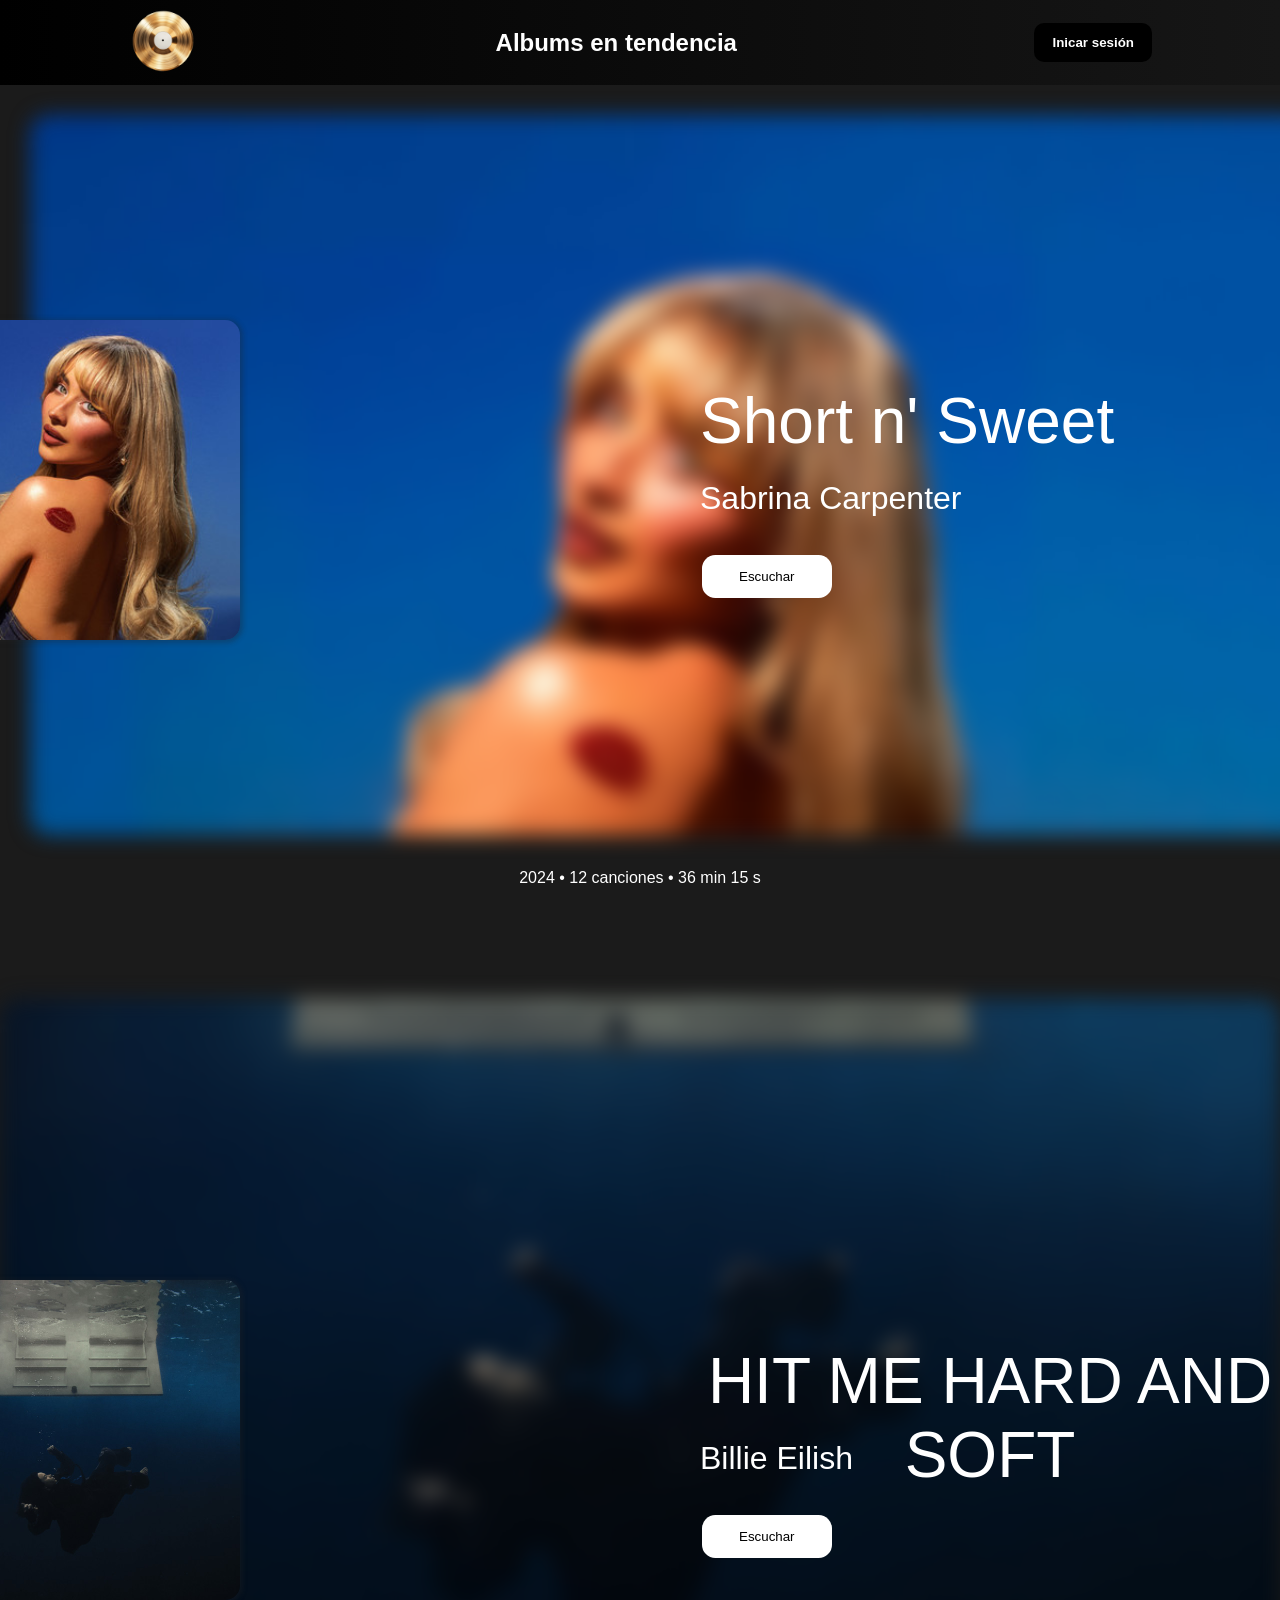
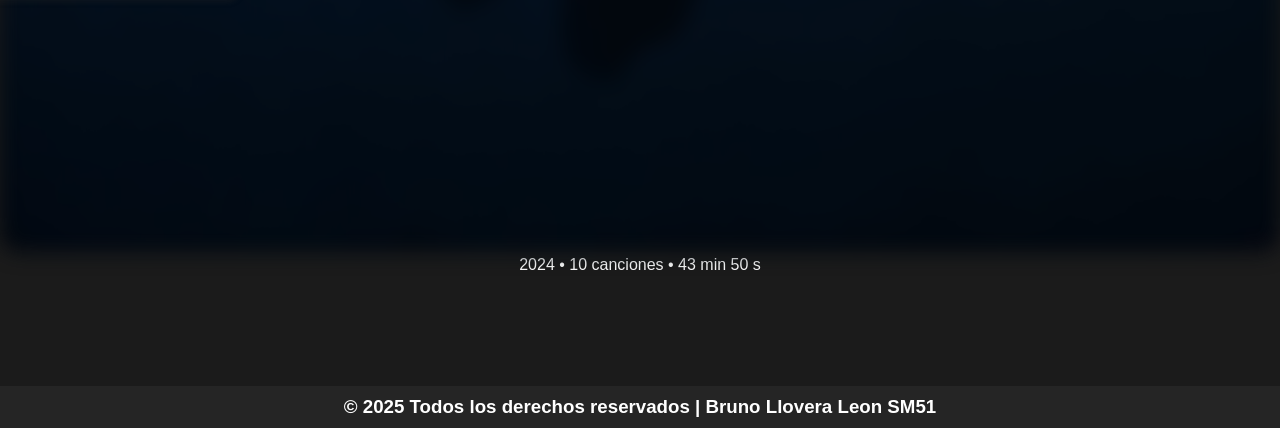
<file: index.html>
<!DOCTYPE html>
<html lang="en">

<head>
    <meta charset="UTF-8">
    <meta name="viewport" content="width=device-width, initial-scale=1.0">
    <link rel="stylesheet" href="LOL.CSS">
    <title>El mejor álbum</title>
    <link rel="icon" href="img/ddo.png">
</head>

<body>
    <header class="header">
        <div class="logo">
            <img src="img/ddo.png" alt="">
        </div>
        <nav>
            <h1>Albums en tendencia</h1>
        </nav>
        <a href="#" class="btn">
            <button onclick="alert('Todavia estamos trabajando en ello');">
                Inicar sesión
            </button>
        </a>
    </header>
    <div class="principal">
        <img id="imagen" src="img/Sabrina-Carpenter.jpg" alt="">
        <img id="imagen2" src="img/34567.jpg" alt="">
        <h1 id="prh1">Short n' Sweet</h1>
        <h2>Sabrina Carpenter</h2>
        <a href="#" class="esc"><button onclick="alert('Todavia estamos trabjando en ello');">Escuchar</button></a>
    </div>
    <div class="lodemas">
        <p>2024 • 
            12 canciones • 
            36 min 15 s
        </p>
    </div>

    <div class="principal2">
        <img id="imagen" src="img/Billie-Eilish.jpg" alt="">
        <img id="imagen21" src="img/123.jpg" alt="">
        <h1 id="prh12">HIT ME HARD AND SOFT</h1>
        <h2 id="artista" >Billie Eilish</h2>
        <a href="#" class="esc2"><button onclick="alert('Todavia estamos trabjando en ello');">Escuchar</button></a>
    </div>
    <div class="lodemas">
        <p>2024 • 
            10 canciones • 
            43 min 50 s
        </p>
    </div>
</body>
<footer id="pie">
    <h3>&copy; 2025 Todos los derechos reservados | Bruno Llovera Leon SM51</h3>
</footer>

</html>
</file>
<file: LOL.CSS>
*{
    box-sizing: border-box;
    margin: 0;
    padding: 0;
}


body {
    background-color: rgb(27, 27, 27);
    color: white;
    font-family: 'Segoe UI', Tahoma, Geneva, Verdana, sans-serif;
    text-align: center;
}

.principal{
    margin: 30px;
}

#imagen{
    width: 80em;
    margin: 0%;
    padding: 0%;
    filter: blur(10px);
    position: relative;
    border-radius: 20px;
}

#imagen2{
    width: 20em;
    position: absolute;
    top: 20em;
    right: 65em;
    border-radius: 15px;
    box-shadow: 1px 1px 5px 2px rgba(32,32,32,0.3);
}

#prh1{
    font-size: 4em;
    font-weight: 200;
    position: absolute;
    top: 6em;
    left: 700px;
}

h2 {
    font-size: 2em;
    font-weight: 300;
    position: absolute;
    top: 15em;
    left: 700px;
}

.titulo, h1{
    overflow: hidden;
    width: auto;
}

.principal .esc button {
    text-decoration: none;
    color: black;
    background-color: white;
    padding: 12px 35px;
    border-radius: 1em;
    border-color: transparent;
    margin: 22px;
    transition: 0.2s ease-in-out;
    position: absolute;
    top: 40em;
    left: 680px;
}

.principal .esc button:hover{
    background-color: rgb(0, 78, 161);
    box-shadow: 1px 1px 5px 5px rgba(32,32,32,0.3);
    color: white;
    transition: 0.2s ease-in-out;
    cursor: pointer;
}

.header{
    background: linear-gradient(to left, rgb(22, 22, 22), black);
    display: flex;
    justify-content: space-between;
    align-items: center;
    height: 85px;
    padding: 5px 10%;
    position: sticky;
}

.header .logo {
    cursor: pointer;
}

.header .logo img {
    height: 70px;
    width: auto;
    transition: all 0.3s;
}

.header .logo img:hover{
    transform: scale(1.2);
}

.header .btn button {
    font-weight: 700;
    color: white;
    padding: 12px 18px;
    background-color: black;
    border: none;
    border-radius: 10px;
    cursor: pointer;
    transition: all 0.3s ease 0s;
}

.header .btn button:hover {
    background-color: white;
    color: black;
    transform: scale(1.1);
}

.lodemas {
    margin-bottom: 7em;
}

#imagen21{
    width: 20em;
    position: absolute;
    top: 80em;
    right: 65em;
    border-radius: 15px;
    box-shadow: 1px 1px 5px 2px rgba(36, 36, 36, 0.3);
}

#prh12{
    font-size: 4em;
    font-weight: 200;
    position: absolute;
    top: 21em;
    left: 700px;
}

#artista {
    font-size: 2em;
    font-weight: 300;
    position: absolute;
    top: 45em;
    left: 700px;
}

.principal2 .esc2 button {
    text-decoration: none;
    color: black;
    background-color: white;
    padding: 12px 35px;
    border-radius: 1em;
    border-color: transparent;
    margin: 22px;
    transition: 0.2s ease-in-out;
    position: absolute;
    top: 112em;
    left: 680px;
}

.principal2 .esc2 button:hover{
    background-color: rgb(9, 43, 72);
    box-shadow: 1px 1px 5px 5px rgba(129, 129, 129, 0.3);
    color: white;
    transition: 0.2s ease-in-out;
    cursor: pointer;
}

#pie {
    font-weight: 200;
    background-color: rgba(56, 55, 55, 0.363);
    padding: 10px;
}
</file>
